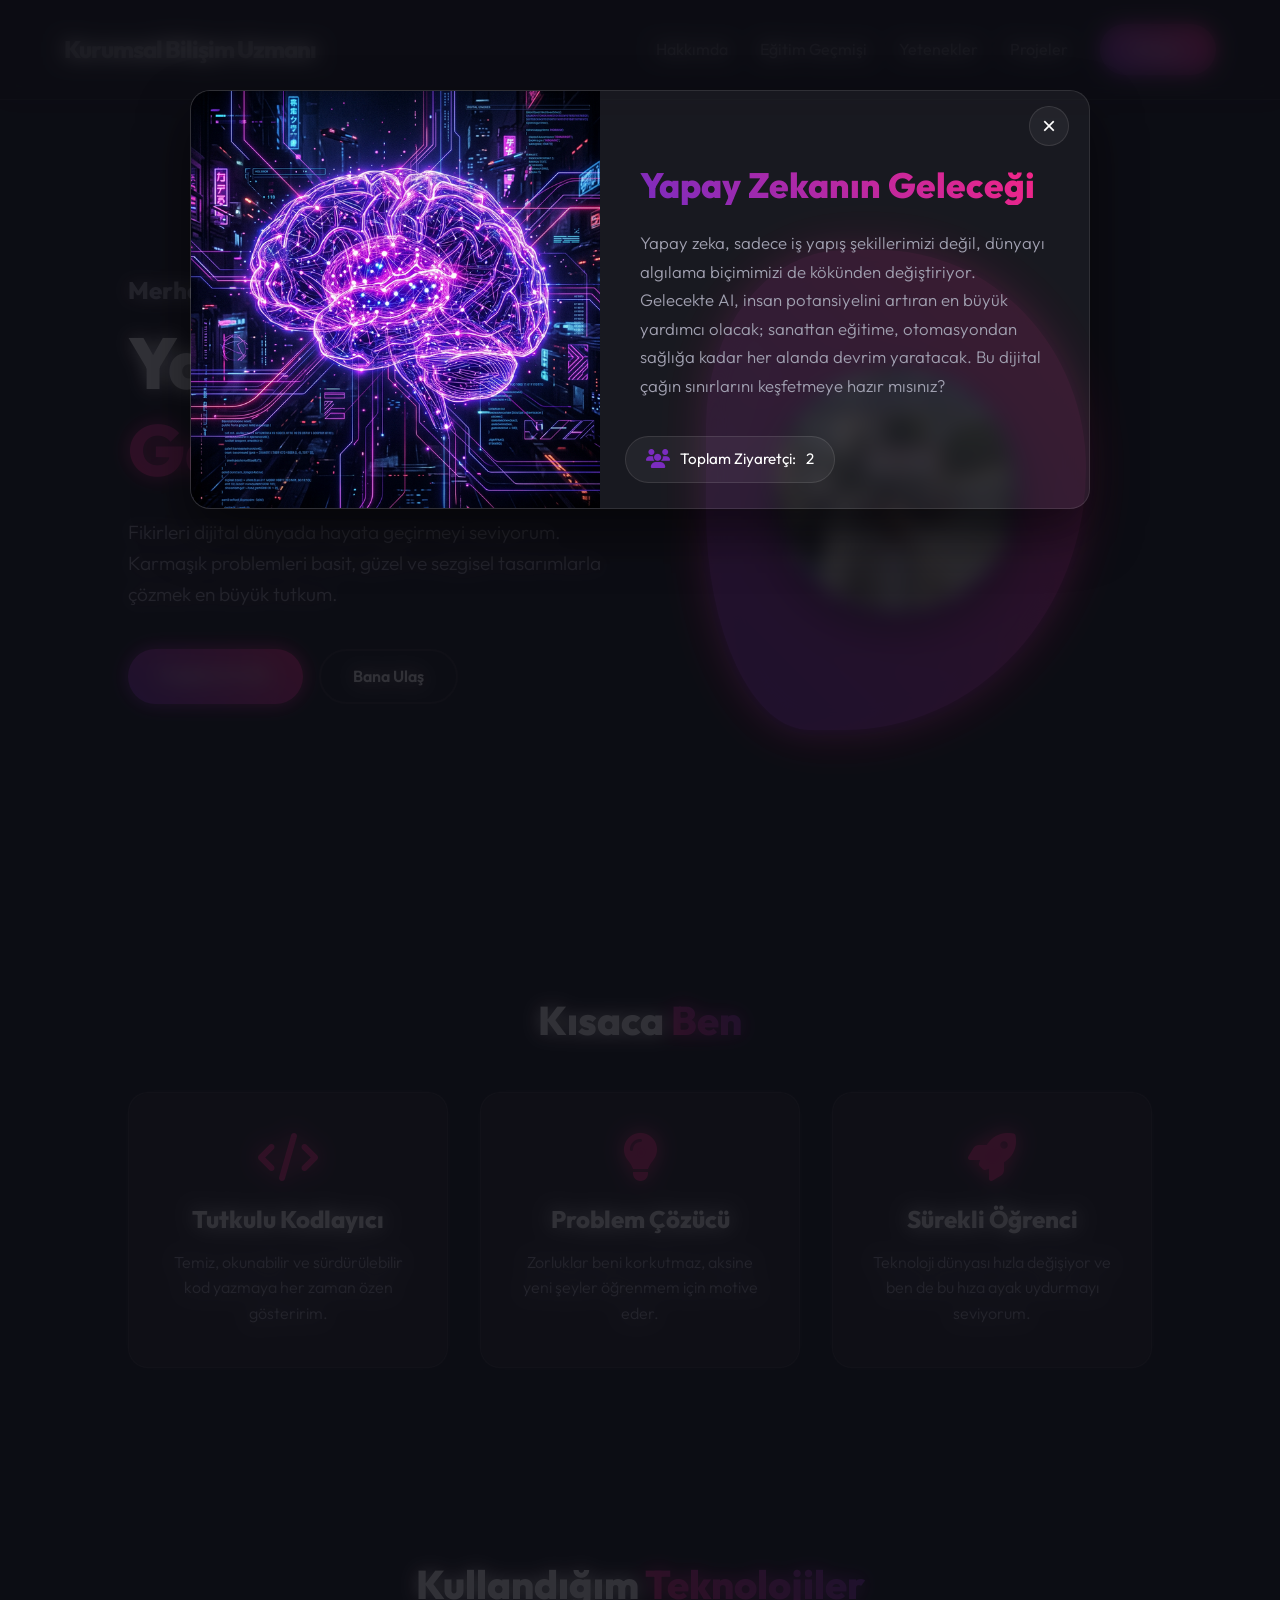
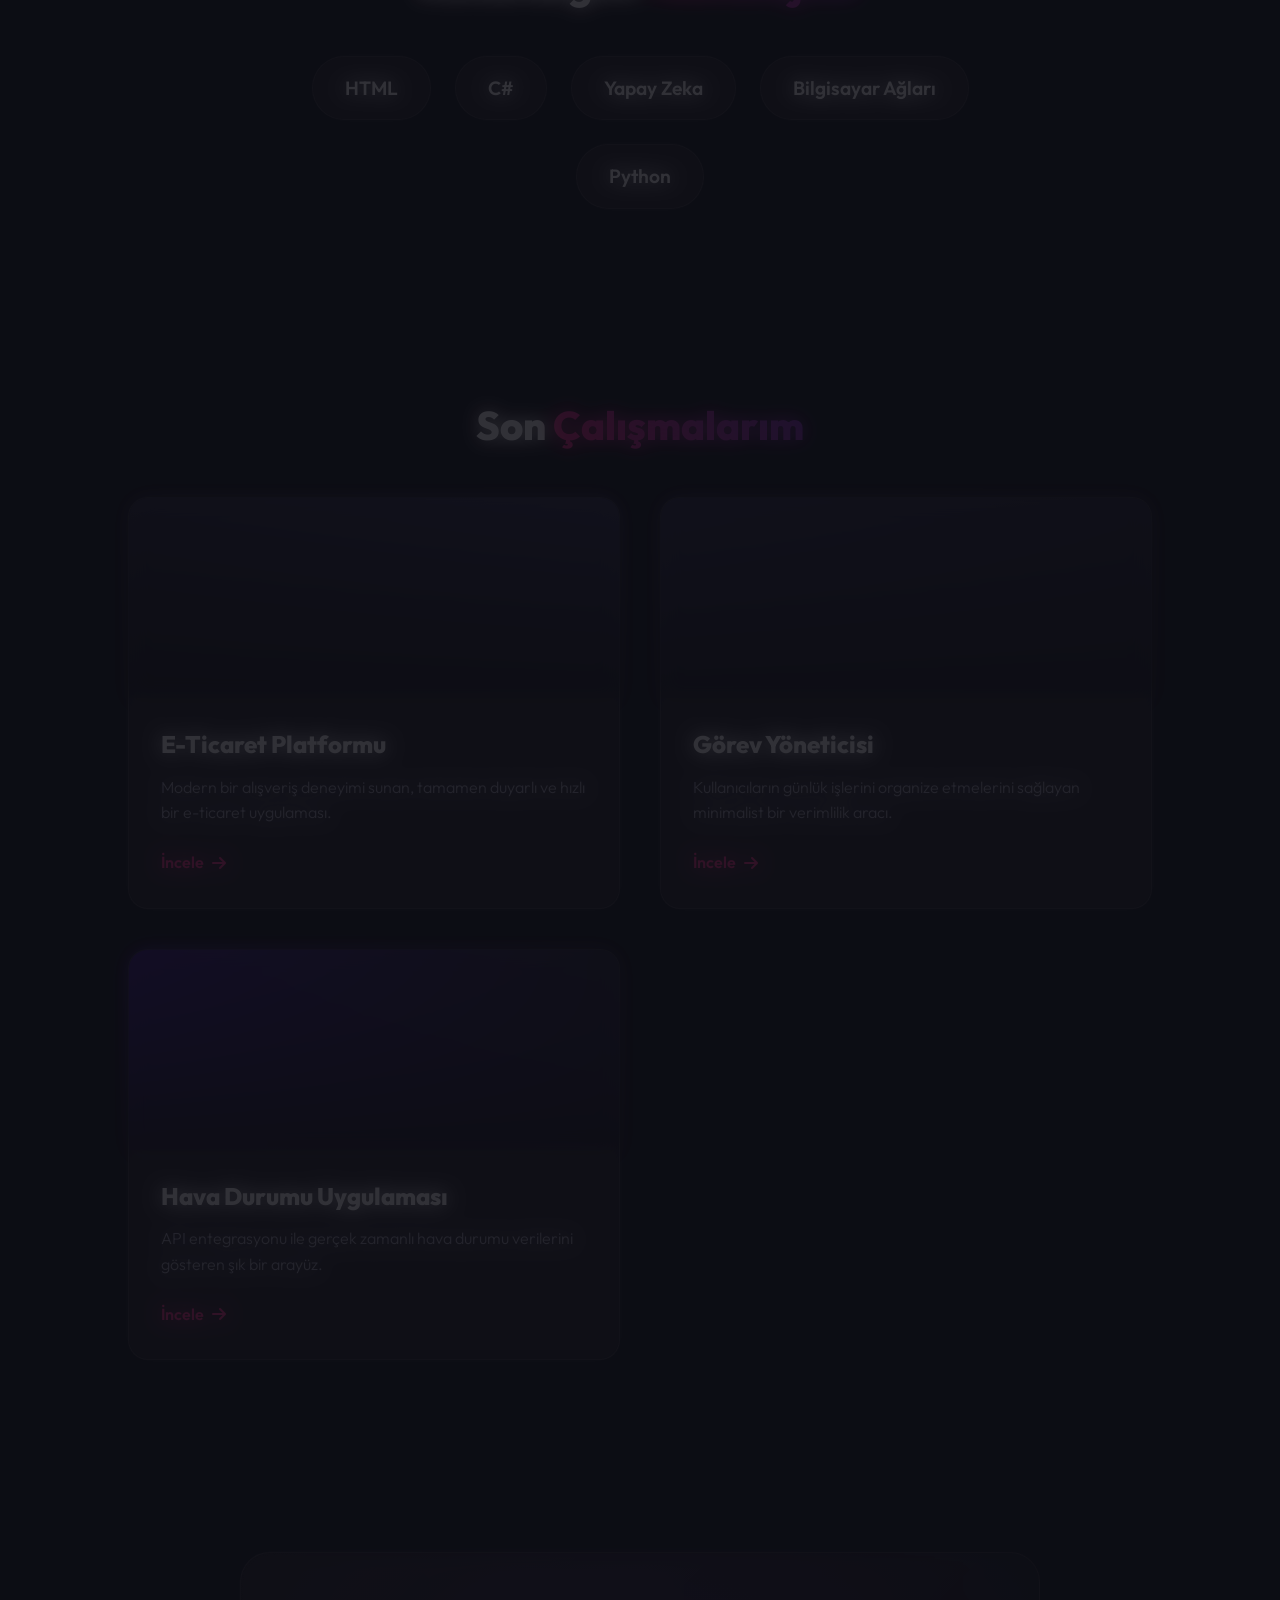
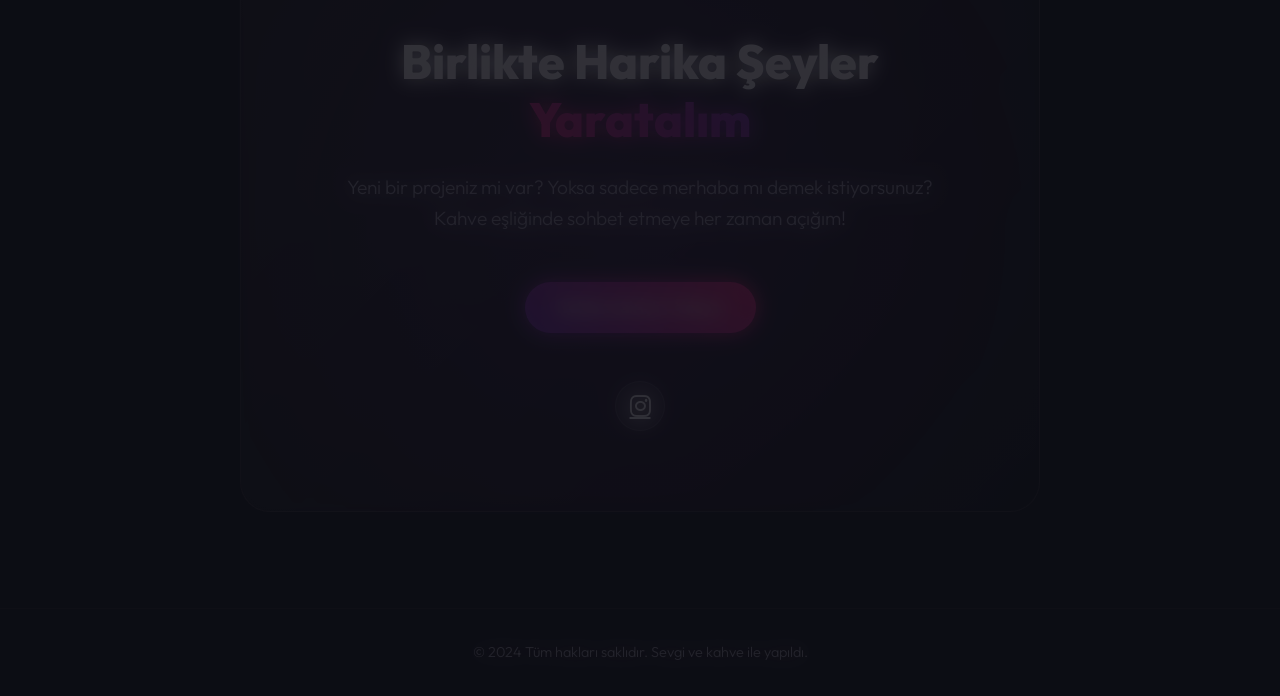
<file: antigravity/index.html>
<!DOCTYPE html>
<html lang="tr">

<head>
    <meta charset="UTF-8">
    <meta name="viewport" content="width=device-width, initial-scale=1.0">
    <title>Yiğit Alp Tarı</title>
    <link rel="stylesheet" href="style.css">
    <link href="https://fonts.googleapis.com/css2?family=Outfit:wght@300;400;600;800&display=swap" rel="stylesheet">
    <link rel="stylesheet" href="https://cdnjs.cloudflare.com/ajax/libs/font-awesome/6.4.0/css/all.min.css">
</head>

<body>

    <!-- Karşılama Penceresi (Modal) -->
    <div class="welcome-modal" id="welcomeModal">
        <div class="modal-content">
            <button class="close-modal" id="closeModal">&times;</button>
            <div class="modal-image">
                <img src="ai_future_concept_1773262637398.png" alt="Yapay Zeka ve Gelecek">
            </div>
            <div class="modal-text">
                <h3>Yapay Zekanın Geleceği</h3>
                <p>Yapay zeka, sadece iş yapış şekillerimizi değil, dünyayı algılama biçimimizi de kökünden
                    değiştiriyor. Gelecekte AI, insan potansiyelini artıran en büyük yardımcı olacak; sanattan eğitime,
                    otomasyondan sağlığa kadar her alanda devrim yaratacak. Bu dijital çağın sınırlarını keşfetmeye
                    hazır mısınız?</p>
                <div class="visitor-counter">
                    <i class="fa-solid fa-users"></i> Toplam Ziyaretçi: <span id="visitorCount">Yükleniyor...</span>
                </div>
            </div>
        </div>
    </div>

    <!-- Navigasyon Çubuğu -->
    <nav>
        <div class="logo">Kurumsal Bilişim Uzmanı</div>
        <ul class="nav-links">
            <li><a href="#about">Hakkımda</a></li>
            <li><a href="egitim.html">Eğitim Geçmişi</a></li>
            <li><a href="#skills">Yetenekler</a></li>
            <li><a href="#projects">Projeler</a></li>
            <li><a href="#contact" class="btn-primary">İletişim</a></li>
        </ul>
    </nav>

    <!-- Giriş (Hero) Bölümü -->
    <section class="hero" id="home">
        <div class="hero-content">
            <h2 class="greeting">Merhaba, Ben</h2>
            <h1 class="name">Yaratıcı Bir <br><span class="gradient-text">Geliştiriciyim</span></h1>
            <p class="description">
                Fikirleri dijital dünyada hayata geçirmeyi seviyorum. Karmaşık problemleri basit, güzel ve sezgisel
                tasarımlarla çözmek en büyük tutkum.
            </p>
            <div class="hero-buttons">
                <a href="#projects" class="btn-primary">Projelerimi Gör</a>
                <a href="#contact" class="btn-secondary">Bana Ulaş</a>
            </div>
        </div>
        <div class="hero-image">
            <div class="blob-background"></div>
            <div class="profile-img-wrapper">
                <img src="unnamed (2).jpg" alt="Profil Fotoğrafım" class="profile-img">
            </div>
        </div>
    </section>

    <!-- Hakkımda Bölümü -->
    <section class="about" id="about">
        <h2 class="section-title">Kısaca <span class="gradient-text">Ben</span></h2>
        <div class="about-grid">
            <div class="about-card">
                <i class="fa-solid fa-code"></i>
                <h3>Tutkulu Kodlayıcı</h3>
                <p>Temiz, okunabilir ve sürdürülebilir kod yazmaya her zaman özen gösteririm.</p>
            </div>
            <div class="about-card">
                <i class="fa-solid fa-lightbulb"></i>
                <h3>Problem Çözücü</h3>
                <p>Zorluklar beni korkutmaz, aksine yeni şeyler öğrenmem için motive eder.</p>
            </div>
            <div class="about-card">
                <i class="fa-solid fa-rocket"></i>
                <h3>Sürekli Öğrenci</h3>
                <p>Teknoloji dünyası hızla değişiyor ve ben de bu hıza ayak uydurmayı seviyorum.</p>
            </div>
        </div>
    </section>

    <!-- Yetenekler Bölümü -->
    <section class="skills" id="skills">
        <h2 class="section-title">Kullandığım <span class="gradient-text">Teknolojiler</span></h2>
        <div class="skills-container">
            <span class="skill-tag">HTML</span>
            <span class="skill-tag">C#</span>
            <span class="skill-tag">Yapay Zeka</span>
            <span class="skill-tag">Bilgisayar Ağları</span>
            <span class="skill-tag">Python</span>
        </div>
    </section>

    <!-- Projeler Bölümü -->
    <section class="projects" id="projects">
        <h2 class="section-title">Son <span class="gradient-text">Çalışmalarım</span></h2>
        <div class="projects-grid">
            <div class="project-card">
                <div class="project-img bg-1"></div>
                <div class="project-info">
                    <h3>E-Ticaret Platformu</h3>
                    <p>Modern bir alışveriş deneyimi sunan, tamamen duyarlı ve hızlı bir e-ticaret uygulaması.</p>
                    <a href="#" class="project-link">İncele <i class="fa-solid fa-arrow-right"></i></a>
                </div>
            </div>
            <div class="project-card">
                <div class="project-img bg-2"></div>
                <div class="project-info">
                    <h3>Görev Yöneticisi</h3>
                    <p>Kullanıcıların günlük işlerini organize etmelerini sağlayan minimalist bir verimlilik aracı.</p>
                    <a href="#" class="project-link">İncele <i class="fa-solid fa-arrow-right"></i></a>
                </div>
            </div>
            <div class="project-card">
                <div class="project-img bg-3"></div>
                <div class="project-info">
                    <h3>Hava Durumu Uygulaması</h3>
                    <p>API entegrasyonu ile gerçek zamanlı hava durumu verilerini gösteren şık bir arayüz.</p>
                    <a href="#" class="project-link">İncele <i class="fa-solid fa-arrow-right"></i></a>
                </div>
            </div>
        </div>
    </section>

    <!-- İletişim Bölümü -->
    <section class="contact" id="contact">
        <div class="contact-box">
            <h2>Birlikte Harika Şeyler <br> <span class="gradient-text">Yaratalım</span></h2>
            <p>Yeni bir projeniz mi var? Yoksa sadece merhaba mı demek istiyorsunuz? Kahve eşliğinde sohbet etmeye her
                zaman açığım!</p>
            <a href="iletisim.html" class="btn-primary">Doldurmak İçin Tıklayın</a>
            <div class="social-links">
                <a href="https://instagram.com/yigit.alp28" target="_blank"><i class="fa-brands fa-instagram"></i></a>
            </div>
        </div>
    </section>

    <footer>
        <p>&copy; 2024 Tüm hakları saklıdır. Sevgi ve kahve ile yapıldı.</p>
    </footer>

    <!-- Sayfa Geçiş Animasyonları -->
    <script src="script.js"></script>
</body>

</html>
</file>
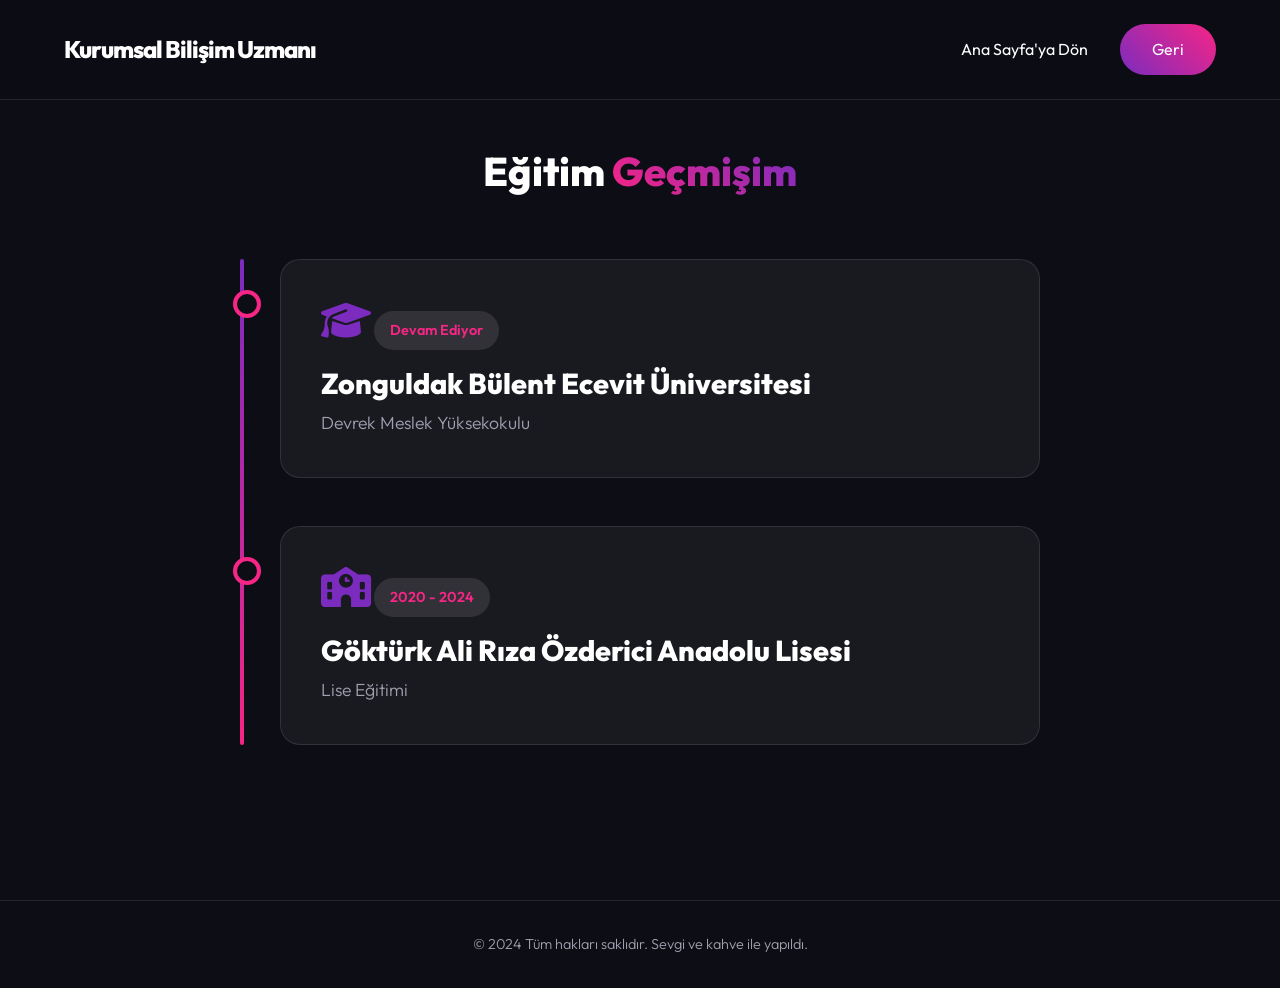
<file: egitim.html>
<!DOCTYPE html>
<html lang="tr">

<head>
    <meta charset="UTF-8">
    <meta name="viewport" content="width=device-width, initial-scale=1.0">
    <title>Eğitim Geçmişi | Yiğit Alp Tarı</title>
    <link rel="stylesheet" href="style.css">
    <link href="https://fonts.googleapis.com/css2?family=Outfit:wght@300;400;600;800&display=swap" rel="stylesheet">
    <link rel="stylesheet" href="https://cdnjs.cloudflare.com/ajax/libs/font-awesome/6.4.0/css/all.min.css">
    <style>
        .education-section {
            min-height: 100vh;
            display: flex;
            align-items: center;
            justify-content: center;
            padding: 120px 5% 80px;
        }

        .education-container {
            width: 100%;
            max-width: 800px;
            position: relative;
        }

        /* Timeline Çizgisi */
        .timeline {
            position: relative;
            padding-left: 40px;
        }

        .timeline::before {
            content: '';
            position: absolute;
            left: 0;
            top: 0;
            bottom: 0;
            width: 4px;
            background: linear-gradient(to bottom, var(--primary-color), var(--accent-color));
            border-radius: 4px;
        }

        /* Eğitim Kartları */
        .education-card {
            background: var(--card-bg);
            border: 1px solid var(--border-color);
            border-radius: 20px;
            padding: 2.5rem;
            margin-bottom: 3rem;
            position: relative;
            transition: transform 0.3s ease, box-shadow 0.3s ease;
            backdrop-filter: blur(10px);
        }

        .education-card:hover {
            transform: translateY(-5px) translateX(10px);
            box-shadow: 0 15px 30px rgba(0, 0, 0, 0.3);
            border-color: rgba(255, 255, 255, 0.2);
        }

        /* Timeline Noktaları */
        .education-card::before {
            content: '';
            position: absolute;
            left: -48px;
            top: 30px;
            width: 20px;
            height: 20px;
            background-color: var(--bg-color);
            border: 4px solid var(--accent-color);
            border-radius: 50%;
            z-index: 1;
            transition: all 0.3s;
        }

        .education-card:hover::before {
            background-color: var(--accent-color);
            box-shadow: 0 0 15px var(--accent-color);
        }

        .education-icon {
            font-size: 2.5rem;
            color: var(--primary-color);
            margin-bottom: 1rem;
        }

        .education-date {
            display: inline-block;
            padding: 0.5rem 1rem;
            background: rgba(255, 255, 255, 0.1);
            border-radius: 20px;
            color: var(--accent-color);
            font-weight: 600;
            font-size: 0.9rem;
            margin-bottom: 1rem;
        }

        .education-title {
            font-size: 1.8rem;
            color: var(--text-color);
            margin-bottom: 0.5rem;
        }

        .education-desc {
            color: var(--text-secondary);
            font-size: 1.1rem;
            line-height: 1.6;
        }

        @media (max-width: 600px) {
            .timeline {
                padding-left: 30px;
            }

            .education-card::before {
                left: -38px;
                width: 16px;
                height: 16px;
                top: 25px;
            }

            .education-title {
                font-size: 1.4rem;
            }
        }
    </style>
</head>

<body>

    <!-- Navigasyon Çubuğu -->
    <nav>
        <div class="logo">Kurumsal Bilişim Uzmanı</div>
        <ul class="nav-links">
            <li><a href="index.html">Ana Sayfa'ya Dön</a></li>
            <li><a href="index.html#contact" class="btn-primary">Geri</a></li>
        </ul>
    </nav>

    <!-- Eğitim Geçmişi Bölümü -->
    <section class="education-section">
        <div class="education-container">
            <h2 class="section-title" style="margin-bottom: 4rem;">Eğitim <span class="gradient-text">Geçmişim</span>
            </h2>

            <div class="timeline">
                <!-- Üniversite -->
                <div class="education-card">
                    <i class="fa-solid fa-graduation-cap education-icon"></i>
                    <div class="education-date">Devam Ediyor</div>
                    <h3 class="education-title">Zonguldak Bülent Ecevit Üniversitesi</h3>
                    <p class="education-desc">Devrek Meslek Yüksekokulu</p>
                </div>

                <!-- Lise -->
                <div class="education-card">
                    <i class="fa-solid fa-school education-icon"></i>
                    <div class="education-date">2020 - 2024</div>
                    <h3 class="education-title">Göktürk Ali Rıza Özderici Anadolu Lisesi</h3>
                    <p class="education-desc">Lise Eğitimi</p>
                </div>
            </div>

        </div>
    </section>

    <footer>
        <p>&copy; 2024 Tüm hakları saklıdır. Sevgi ve kahve ile yapıldı.</p>
    </footer>

    <!-- Sayfa Geçiş Animasyonları -->
    <script src="script.js"></script>
</body>

</html>
</file>
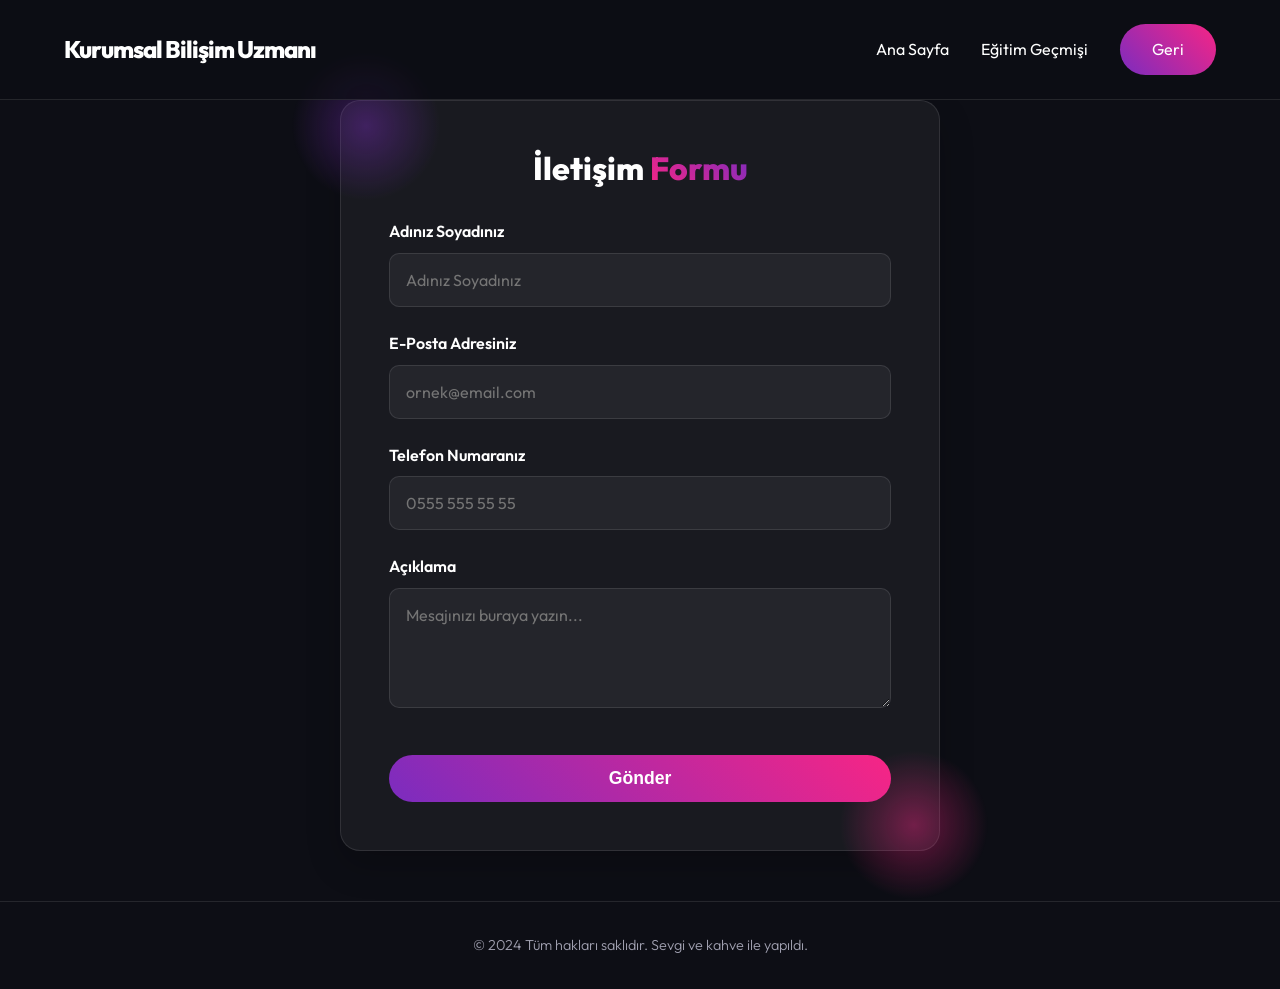
<file: iletisim.html>
<!DOCTYPE html>
<html lang="tr">

<head>
    <meta charset="UTF-8">
    <meta name="viewport" content="width=device-width, initial-scale=1.0">
    <title>İletişim Formu | Yiğit Alp Tarı</title>
    <link rel="stylesheet" href="style.css">
    <link href="https://fonts.googleapis.com/css2?family=Outfit:wght@300;400;600;800&display=swap" rel="stylesheet">
    <link rel="stylesheet" href="https://cdnjs.cloudflare.com/ajax/libs/font-awesome/6.4.0/css/all.min.css">
    <style>
        .form-section {
            min-height: 100vh;
            display: flex;
            align-items: center;
            justify-content: center;
            padding: 100px 5% 50px;
        }

        .form-container {
            background: var(--card-bg);
            border: 1px solid var(--border-color);
            border-radius: 20px;
            padding: 3rem;
            width: 100%;
            max-width: 600px;
            box-shadow: 0 15px 35px rgba(0, 0, 0, 0.2);
            backdrop-filter: blur(10px);
            position: relative;
        }

        .form-container::before {
            content: '';
            position: absolute;
            top: -50px;
            left: -50px;
            width: 150px;
            height: 150px;
            background: radial-gradient(circle, rgba(123, 44, 191, 0.4) 0%, transparent 70%);
            z-index: -1;
            border-radius: 50%;
        }

        .form-container::after {
            content: '';
            position: absolute;
            bottom: -50px;
            right: -50px;
            width: 150px;
            height: 150px;
            background: radial-gradient(circle, rgba(247, 37, 133, 0.4) 0%, transparent 70%);
            z-index: -1;
            border-radius: 50%;
        }

        .form-group {
            margin-bottom: 1.5rem;
            text-align: left;
        }

        .form-group label {
            display: block;
            margin-bottom: 0.5rem;
            font-weight: 600;
            color: var(--text-color);
        }

        .form-group input,
        .form-group textarea {
            width: 100%;
            padding: 1rem;
            background: rgba(255, 255, 255, 0.05);
            border: 1px solid var(--border-color);
            border-radius: 10px;
            color: var(--text-color);
            font-family: 'Outfit', sans-serif;
            font-size: 1rem;
            transition: all 0.3s ease;
        }

        .form-group input:focus,
        .form-group textarea:focus {
            outline: none;
            border-color: var(--primary-color);
            box-shadow: 0 0 10px rgba(123, 44, 191, 0.3);
            background: rgba(255, 255, 255, 0.1);
        }

        .form-group textarea {
            resize: vertical;
            min-height: 120px;
        }

        .submit-btn {
            width: 100%;
            margin-top: 1rem;
            font-size: 1.1rem;
        }
    </style>
</head>

<body>

    <!-- Navigasyon Çubuğu -->
    <nav>
        <div class="logo">Kurumsal Bilişim Uzmanı</div>
        <ul class="nav-links">
            <li><a href="index.html">Ana Sayfa</a></li>
            <li><a href="egitim.html">Eğitim Geçmişi</a></li>
            <li><a href="index.html#contact" class="btn-primary">Geri</a></li>
        </ul>
    </nav>

    <!-- Form Bölümü -->
    <section class="form-section">
        <div class="form-container">
            <h2 class="section-title" style="margin-bottom: 2rem; font-size: 2rem;">İletişim <span
                    class="gradient-text">Formu</span></h2>
            <form action="https://formsubmit.co/tariyigitalp@gmail.com" method="POST" id="contactForm">
                <!-- Güvenlik ve Yönlendirme Ayarları (Opsiyonel) -->
                <input type="hidden" name="_subject" value="Web Sitenizden Yeni İletişim Mesajı!">
                <input type="hidden" name="_captcha" value="false">

                <div class="form-group">
                    <label for="name">Adınız Soyadınız</label>
                    <input type="text" id="name" name="name" required placeholder="Adınız Soyadınız">
                </div>
                <div class="form-group">
                    <label for="email">E-Posta Adresiniz</label>
                    <input type="email" id="email" name="email" required placeholder="ornek@email.com">
                </div>
                <div class="form-group">
                    <label for="phone">Telefon Numaranız</label>
                    <input type="tel" id="phone" name="phone" placeholder="0555 555 55 55">
                </div>
                <div class="form-group">
                    <label for="message">Açıklama</label>
                    <textarea id="message" name="message" required placeholder="Mesajınızı buraya yazın..."></textarea>
                </div>
                <button type="submit" class="btn-primary submit-btn" id="submitBtn">Gönder</button>
                <div id="formMessage"
                    style="display: none; margin-top: 15px; font-weight: 600; color: #4ade80; text-align: center;">
                    Mesajınız başarıyla gönderildi!</div>
            </form>
        </div>
    </section>

    <footer>
        <p>&copy; 2024 Tüm hakları saklıdır. Sevgi ve kahve ile yapıldı.</p>
    </footer>

    <!-- Form Gönderimi için JavaScript -->
    <script>
        const form = document.getElementById('contactForm');
        const submitBtn = document.getElementById('submitBtn');
        const formMessage = document.getElementById('formMessage');

        form.addEventListener('submit', function (e) {
            e.preventDefault(); // Sayfa yenilenmesini / yönlendirmesini engeller

            // Butonu gönderiliyor durumuna getir
            submitBtn.innerHTML = '<i class="fa-solid fa-spinner fa-spin"></i> Gönderiliyor...';
            submitBtn.style.opacity = '0.7';
            submitBtn.style.cursor = 'not-allowed';
            submitBtn.disabled = true;

            const formData = new FormData(form);

            fetch(form.action, {
                method: 'POST',
                body: formData,
                headers: {
                    'Accept': 'application/json'
                }
            })
                .then(response => {
                    if (response.ok) {
                        // Başarılı olduğunda
                        form.reset();
                        formMessage.style.display = 'block';
                        formMessage.style.color = '#4ade80';
                        formMessage.innerHTML = 'Mesajınız başarıyla gönderildi!';
                    } else {
                        // Hata durumunda
                        formMessage.style.display = 'block';
                        formMessage.style.color = '#ef4444';
                        formMessage.innerHTML = 'Bir hata oluştu. Lütfen daha sonra tekrar deneyin.';
                    }
                })
                .catch(error => {
                    formMessage.style.display = 'block';
                    formMessage.style.color = '#ef4444';
                    formMessage.innerHTML = 'Bağlantı hatası! Lütfen internetinizi kontrol edin.';
                })
                .finally(() => {
                    // İşlem bitince butonu eski haline getir
                    submitBtn.innerHTML = 'Gönder';
                    submitBtn.style.opacity = '1';
                    submitBtn.style.cursor = 'pointer';
                    submitBtn.disabled = false;

                    // Mesajı 5 saniye sonra gizle
                    setTimeout(() => {
                        formMessage.style.display = 'none';
                    }, 5000);
                });
        });
    </script>

    <!-- Sayfa Geçiş Animasyonları -->
    <script src="script.js"></script>
</body>

</html>
</file>
<file: antigravity/style.css>
/* CSS Sıfırlama ve Temel Ayarlar */
* {
    margin: 0;
    padding: 0;
    box-sizing: border-box;
}

:root {
    --bg-color: #0d0e15;
    --text-color: #ffffff;
    --text-secondary: #a0a0b0;
    --primary-color: #7b2cbf;
    --secondary-color: #3a0ca3;
    --accent-color: #f72585;
    --card-bg: rgba(255, 255, 255, 0.05);
    --border-color: rgba(255, 255, 255, 0.1);
}

html {
    scroll-behavior: smooth;
}

body {
    font-family: 'Outfit', sans-serif;
    background-color: var(--bg-color);
    color: var(--text-color);
    line-height: 1.6;
    overflow-x: hidden;
}

/* Tipografi */
h1,
h2,
h3 {
    font-weight: 800;
    line-height: 1.2;
}

p {
    color: var(--text-secondary);
    font-weight: 300;
}

.gradient-text {
    background: linear-gradient(45deg, var(--accent-color), var(--primary-color));
    -webkit-background-clip: text;
    -webkit-text-fill-color: transparent;
    background-clip: text;
}

.section-title {
    text-align: center;
    font-size: 2.5rem;
    margin-bottom: 3rem;
}

/* Butonlar */
.btn-primary {
    display: inline-block;
    padding: 0.8rem 2rem;
    background: linear-gradient(45deg, var(--primary-color), var(--accent-color));
    color: white;
    text-decoration: none;
    border-radius: 30px;
    font-weight: 600;
    transition: transform 0.3s ease, box-shadow 0.3s ease;
    border: none;
    cursor: pointer;
}

.btn-primary:hover {
    transform: translateY(-3px);
    box-shadow: 0 10px 20px rgba(123, 44, 191, 0.4);
}

.btn-secondary {
    display: inline-block;
    padding: 0.8rem 2rem;
    background: transparent;
    color: white;
    text-decoration: none;
    border-radius: 30px;
    font-weight: 600;
    border: 2px solid var(--border-color);
    transition: all 0.3s ease;
}

.btn-secondary:hover {
    border-color: var(--accent-color);
    color: var(--accent-color);
}

/* Navigasyon */
nav {
    display: flex;
    justify-content: space-between;
    align-items: center;
    padding: 1.5rem 5%;
    position: fixed;
    width: 100%;
    top: 0;
    z-index: 1000;
    background: rgba(13, 14, 21, 0.8);
    backdrop-filter: blur(10px);
    border-bottom: 1px solid var(--border-color);
}

.logo {
    font-size: 1.5rem;
    font-weight: 800;
    letter-spacing: -1px;
}

.nav-links {
    list-style: none;
    display: flex;
    align-items: center;
    gap: 2rem;
}

.nav-links a {
    color: var(--text-color);
    text-decoration: none;
    font-weight: 400;
    transition: color 0.3s;
}

.nav-links a:hover {
    color: var(--accent-color);
}

/* Hero Bölümü */
.hero {
    min-height: 100vh;
    display: flex;
    align-items: center;
    justify-content: space-between;
    padding: 0 10%;
    position: relative;
    padding-top: 80px;
}

.hero-content {
    flex: 1;
    max-width: 600px;
}

.greeting {
    font-size: 1.5rem;
    color: var(--text-secondary);
    margin-bottom: 1rem;
}

.name {
    font-size: 4.5rem;
    margin-bottom: 1.5rem;
}

.description {
    font-size: 1.2rem;
    margin-bottom: 2.5rem;
}

.hero-buttons {
    display: flex;
    gap: 1rem;
}

.hero-image {
    flex: 1;
    display: flex;
    justify-content: center;
    align-items: center;
    position: relative;
}

/* Arka Plan Blob Animasyonu */
.blob-background {
    position: absolute;
    width: 380px;
    height: 480px;
    background: linear-gradient(45deg, var(--primary-color), var(--accent-color));
    border-radius: 40% 60% 70% 30% / 40% 50% 60% 50%;
    animation: morph 8s ease-in-out infinite, glowing 4s ease-in-out infinite alternate;
    box-shadow: 0 0 50px rgba(247, 37, 133, 0.5);
    z-index: 0;
}

/* Profil Fotoğrafı (Yuvarlak Çerçeve ve Kırpma) */
.profile-img-wrapper {
    width: 250px;
    height: 250px;
    border-radius: 50%;
    border: 4px solid var(--primary-color);
    box-shadow: 0 15px 35px rgba(0, 0, 0, 0.5);
    overflow: hidden;
    z-index: 1;
    display: flex;
    justify-content: center;
    align-items: center;
    transition: transform 0.4s ease, box-shadow 0.4s ease;
}

.profile-img-wrapper:hover {
    transform: scale(1.05);
    box-shadow: 0 25px 50px rgba(123, 44, 191, 0.6);
}

.profile-img {
    width: 100%;
    height: 100%;
    object-fit: cover;
    /* Resmi yuvarlağın içine boşluk kalmadan doldurur */
    object-position: center 45%;
    /* Etkili odak: %45 (eski %30'dan %15 aşağı kaydırıldı) */
}

@keyframes morph {
    0% {
        border-radius: 40% 60% 70% 30% / 40% 50% 60% 50%;
    }

    34% {
        border-radius: 70% 30% 50% 50% / 30% 30% 70% 70%;
    }

    67% {
        border-radius: 100% 60% 60% 100% / 100% 100% 60% 60%;
    }

    100% {
        border-radius: 40% 60% 70% 30% / 40% 50% 60% 50%;
    }
}

@keyframes glowing {
    0% {
        box-shadow: 0 0 30px rgba(123, 44, 191, 0.4);
    }

    100% {
        box-shadow: 0 0 80px rgba(247, 37, 133, 0.6);
    }
}

/* Bölüm Ayarları */
section {
    padding: 6rem 10%;
}

/* Hakkımda (Kartlar) */
.about-grid {
    display: grid;
    grid-template-columns: repeat(auto-fit, minmax(280px, 1fr));
    gap: 2rem;
}

.about-card {
    background: var(--card-bg);
    padding: 2.5rem;
    border-radius: 20px;
    border: 1px solid var(--border-color);
    transition: transform 0.3s, background 0.3s;
    text-align: center;
}

.about-card:hover {
    transform: translateY(-10px);
    background: rgba(255, 255, 255, 0.08);
    border-color: rgba(255, 255, 255, 0.2);
}

.about-card i {
    font-size: 3rem;
    color: var(--accent-color);
    margin-bottom: 1.5rem;
}

.about-card h3 {
    margin-bottom: 1rem;
    font-size: 1.5rem;
}

/* Yetenekler */
.skills-container {
    display: flex;
    flex-wrap: wrap;
    justify-content: center;
    gap: 1.5rem;
    max-width: 800px;
    margin: 0 auto;
}

.skill-tag {
    background: var(--card-bg);
    border: 1px solid var(--border-color);
    padding: 1rem 2rem;
    border-radius: 50px;
    font-size: 1.2rem;
    font-weight: 600;
    transition: all 0.3s;
    cursor: default;
}

.skill-tag:hover {
    background: var(--primary-color);
    border-color: var(--primary-color);
    transform: scale(1.05);
    box-shadow: 0 5px 15px rgba(123, 44, 191, 0.3);
}

/* Projeler */
.projects-grid {
    display: grid;
    grid-template-columns: repeat(auto-fit, minmax(320px, 1fr));
    gap: 2.5rem;
}

.project-card {
    background: var(--card-bg);
    border-radius: 20px;
    overflow: hidden;
    border: 1px solid var(--border-color);
    transition: transform 0.3s;
}

.project-card:hover {
    transform: translateY(-10px);
}

.project-img {
    height: 200px;
    background-size: cover;
    background-position: center;
    position: relative;
}

.project-img::after {
    content: '';
    position: absolute;
    inset: 0;
    background: linear-gradient(to bottom, transparent, rgba(13, 14, 21, 0.9));
}

.bg-1 {
    background-image: linear-gradient(45deg, #1e1e2f, #2a2a4a);
}

.bg-2 {
    background-image: linear-gradient(45deg, #2a2a4a, #1e1e2f);
}

.bg-3 {
    background-image: linear-gradient(45deg, #3a0ca3, #1e1e2f);
}

.project-info {
    padding: 2rem;
}

.project-info h3 {
    margin-bottom: 1rem;
    font-size: 1.5rem;
}

.project-info p {
    margin-bottom: 1.5rem;
}

.project-link {
    color: var(--accent-color);
    text-decoration: none;
    font-weight: 600;
    display: inline-flex;
    align-items: center;
    gap: 0.5rem;
    transition: gap 0.3s;
}

.project-link:hover {
    gap: 1rem;
}

/* İletişim */
.contact-box {
    background: linear-gradient(135deg, rgba(255, 255, 255, 0.05), rgba(255, 255, 255, 0.01));
    border: 1px solid var(--border-color);
    border-radius: 30px;
    padding: 5rem 2rem;
    text-align: center;
    max-width: 800px;
    margin: 0 auto;
    position: relative;
    overflow: hidden;
}

.contact-box::before {
    content: '';
    position: absolute;
    top: -50%;
    left: -50%;
    width: 200%;
    height: 200%;
    background: radial-gradient(circle, rgba(123, 44, 191, 0.1) 0%, transparent 50%);
    z-index: -1;
}

.contact-box h2 {
    font-size: 3rem;
    margin-bottom: 1.5rem;
}

.contact-box p {
    font-size: 1.2rem;
    margin-bottom: 3rem;
    max-width: 600px;
    margin-left: auto;
    margin-right: auto;
}

.social-links {
    margin-top: 3rem;
    display: flex;
    justify-content: center;
    gap: 1.5rem;
}

.social-links a {
    color: var(--text-color);
    font-size: 1.5rem;
    background: var(--card-bg);
    width: 50px;
    height: 50px;
    display: flex;
    align-items: center;
    justify-content: center;
    border-radius: 50%;
    transition: all 0.3s;
    border: 1px solid var(--border-color);
}

.social-links a:hover {
    background: var(--primary-color);
    transform: translateY(-5px);
    border-color: var(--primary-color);
}

/* Footer */
footer {
    text-align: center;
    padding: 2rem;
    border-top: 1px solid var(--border-color);
    font-size: 0.9rem;
}

/* Duyarlılık (Mobil Uyumluluk) */
@media (max-width: 900px) {
    .nav-links {
        display: none;
        /* Mobilde basitlik için gizledim, hamburger menü eklenebilir */
    }

    .hero {
        flex-direction: column;
        text-align: center;
        padding-top: 120px;
    }

    .hero-buttons {
        justify-content: center;
    }

    .name {
        font-size: 3rem;
    }

    .hero-image {
        margin-top: 3rem;
    }

    .blob-background {
        width: 300px;
        height: 400px;
    }

    .profile-img-wrapper {
        width: 220px;
        height: 220px;
    }
}

/* Sayfa Geçiş Animasyonları (Gelişmiş) */
body {
    animation: pageEnter 0.8s cubic-bezier(0.25, 1, 0.2, 1) forwards;
}

body.page-exit {
    animation: pageExit 0.6s cubic-bezier(0.25, 1, 0.2, 1) forwards;
}

/* Renkli perde (swipe) efekti */
body::after {
    content: '';
    position: fixed;
    top: 0;
    left: 0;
    width: 100%;
    height: 100%;
    background: linear-gradient(135deg, var(--primary-color), var(--accent-color));
    z-index: 99999;
    pointer-events: none;
    transform-origin: top;
    animation: swipeReveal 0.8s cubic-bezier(0.77, 0, 0.175, 1) forwards;
}

body.page-exit::after {
    transform-origin: bottom;
    animation: swipeCover 0.6s cubic-bezier(0.77, 0, 0.175, 1) forwards;
}

@keyframes swipeReveal {
    0% {
        transform: scaleY(1);
    }

    100% {
        transform: scaleY(0);
    }
}

@keyframes swipeCover {
    0% {
        transform: scaleY(0);
    }

    100% {
        transform: scaleY(1);
    }
}

@keyframes pageEnter {
    0% {
        opacity: 0;
        transform: scale(0.9) translateY(20px);
        filter: blur(5px);
    }

    100% {
        opacity: 1;
        transform: scale(1) translateY(0);
        filter: blur(0);
    }
}

@keyframes pageExit {
    0% {
        opacity: 1;
        transform: scale(1) translateY(0);
        filter: blur(0);
    }

    100% {
        opacity: 0;
        transform: scale(0.95) translateY(-20px);
        filter: blur(5px);
    }
}

/* Karşılama Penceresi (Modal) */
.welcome-modal {
    position: fixed;
    top: 0;
    left: 0;
    width: 100%;
    height: 100%;
    background: rgba(13, 14, 21, 0.85);
    backdrop-filter: blur(10px);
    z-index: 100000;
    /* Perdenin üstünde olması için z-index çok yüksek */
    display: flex;
    justify-content: center;
    align-items: flex-start;
    /* Üste hizala */
    padding-top: 10vh;
    /* Üstten dinamik boşluk bırak */
    opacity: 0;
    visibility: hidden;
    transition: opacity 0.5s ease, visibility 0.5s ease;
}

.welcome-modal.show {
    opacity: 1;
    visibility: visible;
}

.modal-content {
    background: var(--card-bg);
    border: 1px solid var(--border-color);
    border-radius: 20px;
    width: 90%;
    max-width: 900px;
    display: flex;
    flex-direction: row;
    position: relative;
    overflow: hidden;
    box-shadow: 0 25px 50px rgba(0, 0, 0, 0.5);
    transform: scale(0.9);
    transition: transform 0.5s cubic-bezier(0.25, 1, 0.5, 1);
}

.welcome-modal.show .modal-content {
    transform: scale(1);
}

.close-modal {
    position: absolute;
    top: 15px;
    right: 20px;
    background: var(--card-bg);
    border: 1px solid var(--border-color);
    border-radius: 50%;
    width: 40px;
    height: 40px;
    color: var(--text-color);
    font-size: 1.5rem;
    cursor: pointer;
    z-index: 10;
    transition: all 0.3s;
    display: flex;
    align-items: center;
    justify-content: center;
}

.close-modal:hover {
    background: var(--accent-color);
    border-color: var(--accent-color);
    transform: rotate(90deg);
}

.modal-image {
    flex: 1;
    min-height: 350px;
}

.modal-image img {
    width: 100%;
    height: 100%;
    object-fit: cover;
}

.modal-text {
    flex: 1;
    padding: 3rem 2.5rem 5rem;
    /* Ziyaretçi sayacı için alttan boşluk bırakıldı */
    display: flex;
    flex-direction: column;
    justify-content: center;
    position: relative;
}

.modal-text h3 {
    font-size: 2.2rem;
    margin-bottom: 1.5rem;
    background: linear-gradient(45deg, var(--primary-color), var(--accent-color));
    -webkit-background-clip: text;
    -webkit-text-fill-color: transparent;
    line-height: 1.1;
}

.modal-text p {
    font-size: 1.05rem;
    line-height: 1.7;
    color: var(--text-secondary);
}

.visitor-counter {
    position: absolute;
    bottom: 25px;
    left: 25px;
    font-size: 0.95rem;
    color: var(--text-color);
    display: flex;
    align-items: center;
    gap: 10px;
    background: rgba(255, 255, 255, 0.05);
    padding: 10px 20px;
    border-radius: 30px;
    border: 1px solid var(--border-color);
}

.visitor-counter i {
    color: var(--primary-color);
    font-size: 1.2rem;
}

@media (max-width: 768px) {
    .modal-content {
        flex-direction: column;
        max-height: 90vh;
        overflow-y: auto;
    }

    .modal-image {
        min-height: 250px;
    }

    .modal-text {
        padding: 2rem 1.5rem 4.5rem;
    }

    .visitor-counter {
        bottom: 15px;
        left: 15px;
    }
}
</file>
<file: style.css>
/* CSS Sıfırlama ve Temel Ayarlar */
* {
    margin: 0;
    padding: 0;
    box-sizing: border-box;
}

:root {
    --bg-color: #0d0e15;
    --text-color: #ffffff;
    --text-secondary: #a0a0b0;
    --primary-color: #7b2cbf;
    --secondary-color: #3a0ca3;
    --accent-color: #f72585;
    --card-bg: rgba(255, 255, 255, 0.05);
    --border-color: rgba(255, 255, 255, 0.1);
}

html {
    scroll-behavior: smooth;
}

body {
    font-family: 'Outfit', sans-serif;
    background-color: var(--bg-color);
    color: var(--text-color);
    line-height: 1.6;
    overflow-x: hidden;
}

/* Tipografi */
h1,
h2,
h3 {
    font-weight: 800;
    line-height: 1.2;
}

p {
    color: var(--text-secondary);
    font-weight: 300;
}

.gradient-text {
    background: linear-gradient(45deg, var(--accent-color), var(--primary-color));
    -webkit-background-clip: text;
    -webkit-text-fill-color: transparent;
    background-clip: text;
}

.section-title {
    text-align: center;
    font-size: 2.5rem;
    margin-bottom: 3rem;
}

/* Butonlar */
.btn-primary {
    display: inline-block;
    padding: 0.8rem 2rem;
    background: linear-gradient(45deg, var(--primary-color), var(--accent-color));
    color: white;
    text-decoration: none;
    border-radius: 30px;
    font-weight: 600;
    transition: transform 0.3s ease, box-shadow 0.3s ease;
    border: none;
    cursor: pointer;
}

.btn-primary:hover {
    transform: translateY(-3px);
    box-shadow: 0 10px 20px rgba(123, 44, 191, 0.4);
}

.btn-secondary {
    display: inline-block;
    padding: 0.8rem 2rem;
    background: transparent;
    color: white;
    text-decoration: none;
    border-radius: 30px;
    font-weight: 600;
    border: 2px solid var(--border-color);
    transition: all 0.3s ease;
}

.btn-secondary:hover {
    border-color: var(--accent-color);
    color: var(--accent-color);
}

/* Navigasyon */
nav {
    display: flex;
    justify-content: space-between;
    align-items: center;
    padding: 1.5rem 5%;
    position: fixed;
    width: 100%;
    top: 0;
    z-index: 1000;
    background: rgba(13, 14, 21, 0.8);
    backdrop-filter: blur(10px);
    border-bottom: 1px solid var(--border-color);
}

.logo {
    font-size: 1.5rem;
    font-weight: 800;
    letter-spacing: -1px;
}

.nav-links {
    list-style: none;
    display: flex;
    align-items: center;
    gap: 2rem;
}

.nav-links a {
    color: var(--text-color);
    text-decoration: none;
    font-weight: 400;
    transition: color 0.3s;
}

.nav-links a:hover {
    color: var(--accent-color);
}

/* Hero Bölümü */
.hero {
    min-height: 100vh;
    display: flex;
    align-items: center;
    justify-content: space-between;
    padding: 0 10%;
    position: relative;
    padding-top: 80px;
}

.hero-content {
    flex: 1;
    max-width: 600px;
}

.greeting {
    font-size: 1.5rem;
    color: var(--text-secondary);
    margin-bottom: 1rem;
}

.name {
    font-size: 4.5rem;
    margin-bottom: 1.5rem;
}

.description {
    font-size: 1.2rem;
    margin-bottom: 2.5rem;
}

.hero-buttons {
    display: flex;
    gap: 1rem;
}

.hero-image {
    flex: 1;
    display: flex;
    justify-content: center;
    align-items: center;
    position: relative;
}

/* Arka Plan Blob Animasyonu */
.blob-background {
    position: absolute;
    width: 380px;
    height: 480px;
    background: linear-gradient(45deg, var(--primary-color), var(--accent-color));
    border-radius: 40% 60% 70% 30% / 40% 50% 60% 50%;
    animation: morph 8s ease-in-out infinite, glowing 4s ease-in-out infinite alternate;
    box-shadow: 0 0 50px rgba(247, 37, 133, 0.5);
    z-index: 0;
}

/* Profil Fotoğrafı (Yuvarlak Çerçeve ve Kırpma) */
.profile-img-wrapper {
    width: 250px;
    height: 250px;
    border-radius: 50%;
    border: 4px solid var(--primary-color);
    box-shadow: 0 15px 35px rgba(0, 0, 0, 0.5);
    overflow: hidden;
    z-index: 1;
    display: flex;
    justify-content: center;
    align-items: center;
    transition: transform 0.4s ease, box-shadow 0.4s ease;
}

.profile-img-wrapper:hover {
    transform: scale(1.05);
    box-shadow: 0 25px 50px rgba(123, 44, 191, 0.6);
}

.profile-img {
    width: 100%;
    height: 100%;
    object-fit: cover;
    /* Resmi yuvarlağın içine boşluk kalmadan doldurur */
    object-position: center 45%;
    /* Etkili odak: %45 (eski %30'dan %15 aşağı kaydırıldı) */
}

@keyframes morph {
    0% {
        border-radius: 40% 60% 70% 30% / 40% 50% 60% 50%;
    }

    34% {
        border-radius: 70% 30% 50% 50% / 30% 30% 70% 70%;
    }

    67% {
        border-radius: 100% 60% 60% 100% / 100% 100% 60% 60%;
    }

    100% {
        border-radius: 40% 60% 70% 30% / 40% 50% 60% 50%;
    }
}

@keyframes glowing {
    0% {
        box-shadow: 0 0 30px rgba(123, 44, 191, 0.4);
    }

    100% {
        box-shadow: 0 0 80px rgba(247, 37, 133, 0.6);
    }
}

/* Bölüm Ayarları */
section {
    padding: 6rem 10%;
}

/* Hakkımda (Kartlar) */
.about-grid {
    display: grid;
    grid-template-columns: repeat(auto-fit, minmax(280px, 1fr));
    gap: 2rem;
}

.about-card {
    background: var(--card-bg);
    padding: 2.5rem;
    border-radius: 20px;
    border: 1px solid var(--border-color);
    transition: transform 0.3s, background 0.3s;
    text-align: center;
}

.about-card:hover {
    transform: translateY(-10px);
    background: rgba(255, 255, 255, 0.08);
    border-color: rgba(255, 255, 255, 0.2);
}

.about-card i {
    font-size: 3rem;
    color: var(--accent-color);
    margin-bottom: 1.5rem;
}

.about-card h3 {
    margin-bottom: 1rem;
    font-size: 1.5rem;
}

/* Yetenekler */
.skills-container {
    display: flex;
    flex-wrap: wrap;
    justify-content: center;
    gap: 1.5rem;
    max-width: 800px;
    margin: 0 auto;
}

.skill-tag {
    background: var(--card-bg);
    border: 1px solid var(--border-color);
    padding: 1rem 2rem;
    border-radius: 50px;
    font-size: 1.2rem;
    font-weight: 600;
    transition: all 0.3s;
    cursor: default;
}

.skill-tag:hover {
    background: var(--primary-color);
    border-color: var(--primary-color);
    transform: scale(1.05);
    box-shadow: 0 5px 15px rgba(123, 44, 191, 0.3);
}

/* Projeler */
.projects-grid {
    display: grid;
    grid-template-columns: repeat(auto-fit, minmax(320px, 1fr));
    gap: 2.5rem;
}

.project-card {
    background: var(--card-bg);
    border-radius: 20px;
    overflow: hidden;
    border: 1px solid var(--border-color);
    transition: transform 0.3s;
}

.project-card:hover {
    transform: translateY(-10px);
}

.project-img {
    height: 200px;
    background-size: cover;
    background-position: center;
    position: relative;
}

.project-img::after {
    content: '';
    position: absolute;
    inset: 0;
    background: linear-gradient(to bottom, transparent, rgba(13, 14, 21, 0.9));
}

.bg-1 {
    background-image: linear-gradient(45deg, #1e1e2f, #2a2a4a);
}

.bg-2 {
    background-image: linear-gradient(45deg, #2a2a4a, #1e1e2f);
}

.bg-3 {
    background-image: linear-gradient(45deg, #3a0ca3, #1e1e2f);
}

.project-info {
    padding: 2rem;
}

.project-info h3 {
    margin-bottom: 1rem;
    font-size: 1.5rem;
}

.project-info p {
    margin-bottom: 1.5rem;
}

.project-link {
    color: var(--accent-color);
    text-decoration: none;
    font-weight: 600;
    display: inline-flex;
    align-items: center;
    gap: 0.5rem;
    transition: gap 0.3s;
}

.project-link:hover {
    gap: 1rem;
}

/* İletişim */
.contact-box {
    background: linear-gradient(135deg, rgba(255, 255, 255, 0.05), rgba(255, 255, 255, 0.01));
    border: 1px solid var(--border-color);
    border-radius: 30px;
    padding: 5rem 2rem;
    text-align: center;
    max-width: 800px;
    margin: 0 auto;
    position: relative;
    overflow: hidden;
}

.contact-box::before {
    content: '';
    position: absolute;
    top: -50%;
    left: -50%;
    width: 200%;
    height: 200%;
    background: radial-gradient(circle, rgba(123, 44, 191, 0.1) 0%, transparent 50%);
    z-index: -1;
}

.contact-box h2 {
    font-size: 3rem;
    margin-bottom: 1.5rem;
}

.contact-box p {
    font-size: 1.2rem;
    margin-bottom: 3rem;
    max-width: 600px;
    margin-left: auto;
    margin-right: auto;
}

.social-links {
    margin-top: 3rem;
    display: flex;
    justify-content: center;
    gap: 1.5rem;
}

.social-links a {
    color: var(--text-color);
    font-size: 1.5rem;
    background: var(--card-bg);
    width: 50px;
    height: 50px;
    display: flex;
    align-items: center;
    justify-content: center;
    border-radius: 50%;
    transition: all 0.3s;
    border: 1px solid var(--border-color);
}

.social-links a:hover {
    background: var(--primary-color);
    transform: translateY(-5px);
    border-color: var(--primary-color);
}

/* Footer */
footer {
    text-align: center;
    padding: 2rem;
    border-top: 1px solid var(--border-color);
    font-size: 0.9rem;
}

/* Duyarlılık (Mobil Uyumluluk) */
@media (max-width: 900px) {
    .nav-links {
        display: none;
        /* Mobilde basitlik için gizledim, hamburger menü eklenebilir */
    }

    .hero {
        flex-direction: column;
        text-align: center;
        padding-top: 120px;
    }

    .hero-buttons {
        justify-content: center;
    }

    .name {
        font-size: 3rem;
    }

    .hero-image {
        margin-top: 3rem;
    }

    .blob-background {
        width: 300px;
        height: 400px;
    }

    .profile-img-wrapper {
        width: 220px;
        height: 220px;
    }
}

/* Sayfa Geçiş Animasyonları (Gelişmiş) */
body {
    animation: pageEnter 0.8s cubic-bezier(0.25, 1, 0.2, 1) forwards;
}

body.page-exit {
    animation: pageExit 0.6s cubic-bezier(0.25, 1, 0.2, 1) forwards;
}

/* Renkli perde (swipe) efekti */
body::after {
    content: '';
    position: fixed;
    top: 0;
    left: 0;
    width: 100%;
    height: 100%;
    background: linear-gradient(135deg, var(--primary-color), var(--accent-color));
    z-index: 99999;
    pointer-events: none;
    transform-origin: top;
    animation: swipeReveal 0.8s cubic-bezier(0.77, 0, 0.175, 1) forwards;
}

body.page-exit::after {
    transform-origin: bottom;
    animation: swipeCover 0.6s cubic-bezier(0.77, 0, 0.175, 1) forwards;
}

@keyframes swipeReveal {
    0% {
        transform: scaleY(1);
    }

    100% {
        transform: scaleY(0);
    }
}

@keyframes swipeCover {
    0% {
        transform: scaleY(0);
    }

    100% {
        transform: scaleY(1);
    }
}

@keyframes pageEnter {
    0% {
        opacity: 0;
        transform: scale(0.9) translateY(20px);
        filter: blur(5px);
    }

    100% {
        opacity: 1;
        transform: scale(1) translateY(0);
        filter: blur(0);
    }
}

@keyframes pageExit {
    0% {
        opacity: 1;
        transform: scale(1) translateY(0);
        filter: blur(0);
    }

    100% {
        opacity: 0;
        transform: scale(0.95) translateY(-20px);
        filter: blur(5px);
    }
}

/* Karşılama Penceresi (Modal) */
.welcome-modal {
    position: fixed;
    top: 0;
    left: 0;
    width: 100%;
    height: 100%;
    background: rgba(13, 14, 21, 0.85);
    backdrop-filter: blur(10px);
    z-index: 100000;
    /* Perdenin üstünde olması için z-index çok yüksek */
    display: flex;
    justify-content: center;
    align-items: flex-start;
    /* Üste hizala */
    padding-top: 10vh;
    /* Üstten dinamik boşluk bırak */
    opacity: 0;
    visibility: hidden;
    transition: opacity 0.5s ease, visibility 0.5s ease;
}

.welcome-modal.show {
    opacity: 1;
    visibility: visible;
}

.modal-content {
    background: var(--card-bg);
    border: 1px solid var(--border-color);
    border-radius: 20px;
    width: 90%;
    max-width: 900px;
    display: flex;
    flex-direction: row;
    position: relative;
    overflow: hidden;
    box-shadow: 0 25px 50px rgba(0, 0, 0, 0.5);
    transform: scale(0.9);
    transition: transform 0.5s cubic-bezier(0.25, 1, 0.5, 1);
}

.welcome-modal.show .modal-content {
    transform: scale(1);
}

.close-modal {
    position: absolute;
    top: 15px;
    right: 20px;
    background: var(--card-bg);
    border: 1px solid var(--border-color);
    border-radius: 50%;
    width: 40px;
    height: 40px;
    color: var(--text-color);
    font-size: 1.5rem;
    cursor: pointer;
    z-index: 10;
    transition: all 0.3s;
    display: flex;
    align-items: center;
    justify-content: center;
}

.close-modal:hover {
    background: var(--accent-color);
    border-color: var(--accent-color);
    transform: rotate(90deg);
}

.modal-image {
    flex: 1;
    min-height: 350px;
}

.modal-image img {
    width: 100%;
    height: 100%;
    object-fit: cover;
}

.modal-text {
    flex: 1;
    padding: 3rem 2.5rem 5rem;
    /* Ziyaretçi sayacı için alttan boşluk bırakıldı */
    display: flex;
    flex-direction: column;
    justify-content: center;
    position: relative;
}

.modal-text h3 {
    font-size: 2.2rem;
    margin-bottom: 1.5rem;
    background: linear-gradient(45deg, var(--primary-color), var(--accent-color));
    -webkit-background-clip: text;
    -webkit-text-fill-color: transparent;
    line-height: 1.1;
}

.modal-text p {
    font-size: 1.05rem;
    line-height: 1.7;
    color: var(--text-secondary);
}

.visitor-counter {
    position: absolute;
    bottom: 25px;
    left: 25px;
    font-size: 0.95rem;
    color: var(--text-color);
    display: flex;
    align-items: center;
    gap: 10px;
    background: rgba(255, 255, 255, 0.05);
    padding: 10px 20px;
    border-radius: 30px;
    border: 1px solid var(--border-color);
}

.visitor-counter i {
    color: var(--primary-color);
    font-size: 1.2rem;
}

@media (max-width: 768px) {
    .modal-content {
        flex-direction: column;
        max-height: 90vh;
        overflow-y: auto;
    }

    .modal-image {
        min-height: 250px;
    }

    .modal-text {
        padding: 2rem 1.5rem 4.5rem;
    }

    .visitor-counter {
        bottom: 15px;
        left: 15px;
    }
}
</file>
